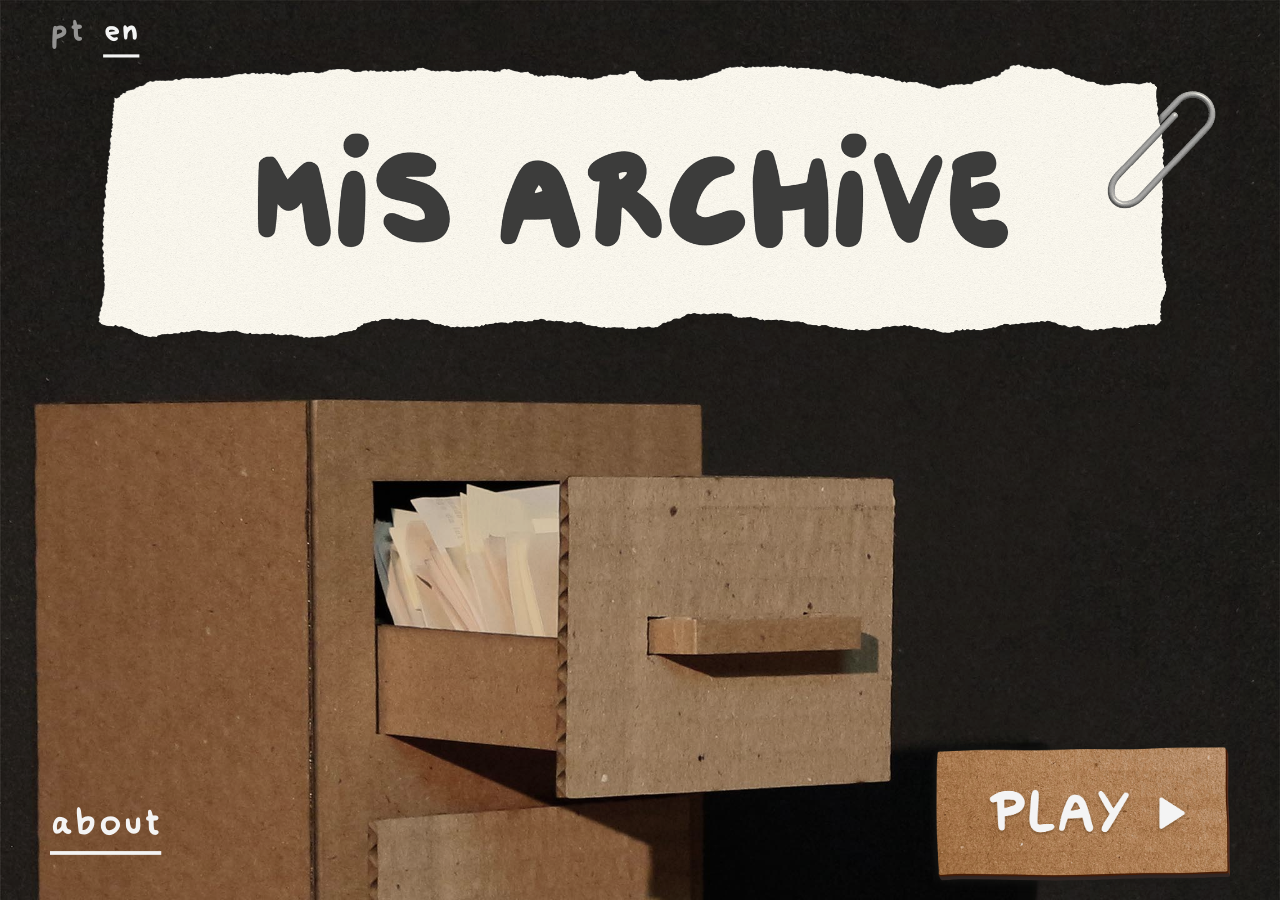
<file: index.html>
<!DOCTYPE html>
<html lang="en">
<head>
  <meta charset="utf-8">
  <meta name="viewport" content="width=device-width, initial-scale=1, viewport-fit=cover">
  <meta name="theme-color" content="#000000">
  <!-- Se a pessoa adicionar o jogo à tela de início, ele abre sem as barras do navegador -->
  <meta name="mobile-web-app-capable" content="yes">
  <meta name="apple-mobile-web-app-capable" content="yes">
  <meta name="apple-mobile-web-app-status-bar-style" content="black-translucent">
  <title>MIS Archive</title>
  <link rel="icon" type="image/jpeg" sizes="1024x1024" href="assets/imagens/AppIcon.jpg?v=2">
  <link rel="apple-touch-icon" href="assets/imagens/AppIcon.jpg">
  <link rel="stylesheet" href="estilo.css?v=3">
</head>
<body>
  <!-- Tudo aparece dentro de #tela; cada cena monta aqui o seu palco 4:3 -->
  <main id="tela"></main>
  <svg width="0" height="0" aria-hidden="true" style="position:absolute">
    <filter id="tira-riscos-deitado" x="0" y="0" width="1" height="1" color-interpolation-filters="sRGB"><feGaussianBlur stdDeviation="0 4" edgeMode="duplicate"/></filter>
    <filter id="tira-riscos-pouco" x="0" y="0" width="1" height="1" color-interpolation-filters="sRGB"><feGaussianBlur stdDeviation="0 1.2" edgeMode="duplicate"/></filter>
    <filter id="tira-riscos-em-pe" x="0" y="0" width="1" height="1" color-interpolation-filters="sRGB"><feGaussianBlur stdDeviation="4 0" edgeMode="duplicate"/></filter>
  </svg>
  <div id="area-segura" aria-hidden="true"></div>
  <div id="vire" role="alert" hidden>
    <img src="assets/imagens/Fita.png" alt="">
    <strong></strong>
    <span></span>
  </div>

  <!-- ?v=: aumente o número ao publicar, para os celulares não misturarem arquivos novos e antigos -->
  <!-- Dados gerados a partir do app (ferramentas/copiar_assets.py) -->
  <script src="dados/textos.js?v=3"></script>
  <script src="dados/cores.js?v=3"></script>
  <script src="dados/imagens.js?v=3"></script>

  <!-- Base -->
  <script src="js/config.js?v=3"></script>
  <script src="js/idioma.js?v=3"></script>
  <script src="js/palco.js?v=3"></script>
  <script src="js/pecas.js?v=3"></script>
  <script src="js/carregador.js?v=3"></script>

  <!-- Peças do jogo -->
  <script src="js/papeis.js?v=3"></script>
  <script src="js/quadro.js?v=3"></script>
  <script src="js/inventario.js?v=3"></script>

  <!-- Telas, na ordem do jogo -->
  <script src="js/menu.js?v=3"></script>
  <script src="js/about.js?v=3"></script>
  <script src="js/missao1.js?v=3"></script>
  <script src="js/ar.js?v=3"></script>
  <script src="js/missao2.js?v=3"></script>
  <script src="js/missao3.js?v=3"></script>
  <script src="js/mesa.js?v=3"></script>
  <script src="js/inicio.js?v=3"></script>
</body>
</html>
</file>
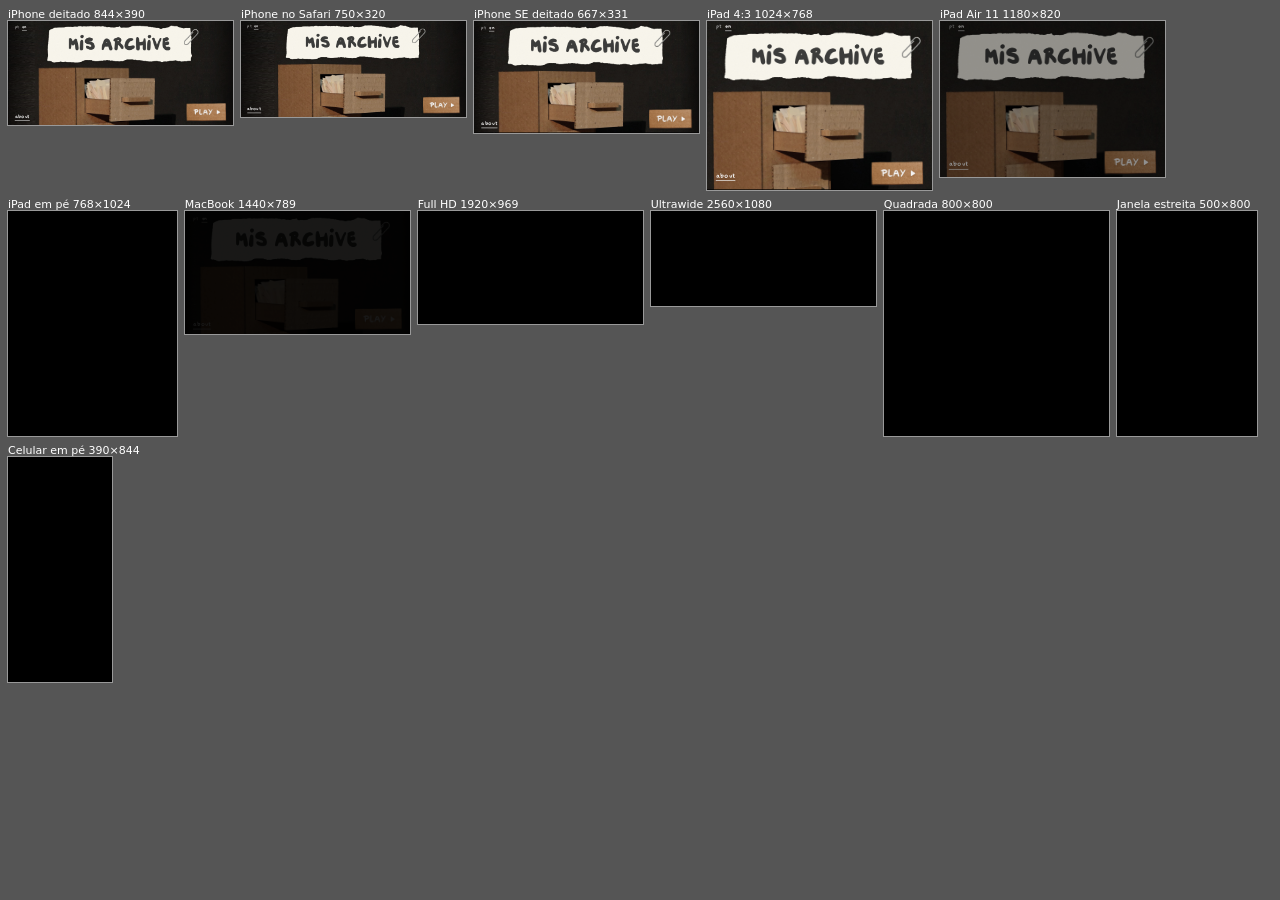
<file: ferramentas/telas.html>
<!DOCTYPE html>
<!-- Para desenvolvimento: mostra o jogo em vários formatos de tela ao mesmo tempo.
     Abra http://localhost:8130/ferramentas/telas.html?cena=missao2&lang=pt -->
<html lang="pt-BR">
<meta charset="utf-8">
<title>Formatos de tela</title>
<script src="jogar.js"></script>
<style>
  body { margin: 8px; background: #555; font: 11px system-ui; color: #fff; display: flex; flex-wrap: wrap; gap: 8px; align-items: flex-start; }
  figure { margin: 0; }
  div { overflow: hidden; outline: 1px solid #999; }
  iframe { border: 0; transform-origin: 0 0; background: #000; }
</style>
<script>
  const formatos = [
    ["iPhone deitado", 844, 390], ["iPhone no Safari", 750, 320], ["iPhone SE deitado", 667, 331],
    ["iPad 4:3", 1024, 768], ["iPad Air 11", 1180, 820], ["iPad em pé", 768, 1024],
    ["MacBook", 1440, 789], ["Full HD", 1920, 969], ["Ultrawide", 2560, 1080],
    ["Quadrada", 800, 800], ["Janela estreita", 500, 800], ["Celular em pé", 390, 844],
  ];
  const q = new URLSearchParams(location.search);
  const lado = Number(q.get("lado") || 225);
  const so = q.get("so")?.split(",").map(Number);
  q.delete("lado"); q.delete("so");
  formatos.forEach(([nome, L, A], i) => {
    if (so && !so.includes(i)) return;
    const s = Math.min(lado / L, lado / A);
    document.write(`<figure>${nome} ${L}×${A}<div style="width:${L * s}px;height:${A * s}px">
      <iframe src="../index.html?${q}" style="width:${L}px;height:${A}px;transform:scale(${s})"></iframe></div></figure>`);
  });
</script>
</html>
</file>
<file: estilo.css>
/* MIS Archive — versão web
   Medidas dentro do palco em pixels do canvas 2048 × 1536 (as mesmas do app).
   O palco inteiro é escalado para a tela em js/palco.js. */

@font-face {
  font-family: "Gibi"; font-weight: 400;
  src: url("assets/fontes/Fonteisabrumgibi-Regular.otf") format("opentype");
}
@font-face {
  font-family: "Gibi"; font-weight: 700;
  src: url("assets/fontes/Fonteisabrumgibi-Bold.otf") format("opentype");
}
@font-face {
  font-family: "Manuscrita";
  src: url("assets/fontes/IsaBrumManuscrita-Regular.otf") format("opentype");
}

* { box-sizing: border-box; }

html, body {
  margin: 0;
  height: 100%;
  background: #000;
  overflow: hidden;
  overscroll-behavior: none;
  touch-action: none;
  user-select: none;
  -webkit-user-select: none;
  -webkit-touch-callout: none;
  -webkit-tap-highlight-color: transparent;
  -webkit-text-size-adjust: 100%;
  text-size-adjust: 100%;
}

#tela { position: fixed; inset: 0; overflow: hidden; background: #000; }

.cena { position: absolute; inset: 0; overflow: hidden; background: #000; }

.palco {
  position: absolute; left: 0; top: 0;
  width: 2048px; height: 1536px;
  transform-origin: 0 0;
  font-family: "Gibi", sans-serif;
  line-height: 0.77; /* altura de linha que o app usa com a fonte do jogo (medida nos screenshots) */
  font-synthesis: none; /* a fonte não tem itálico: como no app, ele não é inventado */
}

#area-segura {
  position: fixed; visibility: hidden; pointer-events: none;
  padding: env(safe-area-inset-top) env(safe-area-inset-right) env(safe-area-inset-bottom) env(safe-area-inset-left);
}

/* CONTINUAÇÃO DO CENÁRIO até as bordas da tela (fundo(), em js/pecas.js) */
.continuacao {
  position: absolute; overflow: hidden;
  -webkit-mask-image: linear-gradient(var(--para), transparent, #000 16px);
  mask-image: linear-gradient(var(--para), transparent, #000 16px);
}
.continuacao > img { position: absolute; clip-path: inset(5px); }
.continuacao::after {
  content: ""; position: absolute; inset: 0;
  background: linear-gradient(var(--para), transparent 24px, rgba(0, 0, 0, var(--escuro-na-ponta)));
}
.continuacao.esq, .continuacao.dir { top: 0; height: 1536px; }
.continuacao.topo, .continuacao.base { left: 0; width: 2048px; }
/* Entra 24 px por cima da arte: os 16 de dentro se dissolvem nela e os 8 da ponta cobrem
   o fio claro que a arte tem na última fileira de pixels */
.continuacao.esq { right: 2024px; --para: to left; }
.continuacao.dir { left: 2024px; --para: to right; }
.continuacao.topo { bottom: 1512px; --para: to top; }
.continuacao.base { top: 1512px; --para: to bottom; }
/* A arte fica no lugar dela e vira para fora a 8 px da ponta (o espelho é o scale negativo).
   O desfoque só no sentido da emenda tira os riscos que o esticado faria no grão do papel. */
.continuacao.esq > img { left: calc(100% - 24px); transform-origin: 8px 0; }
.continuacao.dir > img { left: auto; right: calc(100% - 24px); transform-origin: calc(100% - 8px) 0; }
.continuacao.topo > img { top: calc(100% - 24px); transform-origin: 0 8px; }
.continuacao.base > img { top: auto; bottom: calc(100% - 24px); transform-origin: 0 calc(100% - 8px); }
.continuacao.esq > img, .continuacao.dir > img { filter: url(#tira-riscos-deitado); }
.continuacao.topo > img, .continuacao.base > img { filter: url(#tira-riscos-em-pe); }
.continuacao.nitido:is(.esq, .dir) > img { filter: url(#tira-riscos-pouco); }

/* CAMADAS E PEÇAS */
.cheia { position: absolute; left: 0; top: 0; width: 2048px; height: 1536px; }
.sem-toque { pointer-events: none; }
.recorte { overflow: hidden; }
.escuro, .cobertura { /* cobre a tela toda, com folga */
  left: calc(var(--tela-esq) - 300px); top: calc(var(--tela-topo) - 300px);
  width: calc(var(--tela-dir) - var(--tela-esq) + 600px); height: calc(var(--tela-base) - var(--tela-topo) + 600px);
}
img { display: block; pointer-events: none; -webkit-user-drag: none; }
img[data-quadro] { visibility: hidden; }
img[data-quadro].visivel { visibility: visible; }

.peca {
  position: absolute;
  transform: translate(-50%, -50%) translate(var(--dx, 0px), var(--dy, 0px)) rotate(var(--giro, 0deg)) scale(var(--escala, 1));
}
.peca > img { width: 100%; height: 100%; object-fit: contain; }

.peca.pela-esquerda { transform: translate(0, -50%); }

/* No meio da área visível, cabendo na largura visível */
.grupo-central { transform: translateY(var(--ajuste-centro)) scale(var(--fator)); pointer-events: none; }
.grupo-central .botao { pointer-events: auto; }

.desfocavel { transition: filter 0.3s ease-in-out; }

/* BOTÕES */
.botao {
  appearance: none; background: none; border: 0; padding: 0; margin: 0;
  color: inherit; font: inherit; cursor: pointer;
  touch-action: manipulation;
}
.botao:disabled { cursor: default; pointer-events: none; }
.peca.botao::after { /* área de toque mínima, invisível */
  content: ""; position: absolute; left: 50%; top: 50%;
  width: max(100%, var(--toque)); height: max(100%, var(--toque));
  transform: translate(-50%, -50%);
}
.botao:active:not(:disabled) > img { opacity: 0.7; }
.botao:focus { outline: none; }
.botao:focus-visible { outline: 6px solid var(--BrilhoExterno); outline-offset: 6px; border-radius: 12px; }
.cobertura:focus-visible { outline-offset: -320px; }

.botao-texto {
  color: var(--BrancoBase);
  font-weight: 700; font-size: 104.1px; line-height: 1;
  text-decoration: underline;
  text-decoration-thickness: 6px;
  text-underline-offset: 16px;
  white-space: nowrap;
}

.idiomas {
  position: absolute; display: flex; gap: 30px; align-items: baseline;
  transform: translate(0, -50%);
  color: var(--BrancoBase); font-size: 74px; line-height: 1;
}
.idiomas .botao { position: relative; opacity: 0.55; font-weight: 700; }
.idiomas .botao[aria-pressed="true"] {
  opacity: 1; text-decoration: underline; text-decoration-thickness: 5px; text-underline-offset: 13px;
}
.idiomas .botao::after {
  content: ""; position: absolute; left: 50%; top: 50%;
  width: max(100%, min(var(--toque), 150px)); height: max(100%, var(--toque));
  transform: translate(-50%, -50%);
}

/* Brilho ao redor do que pode ser clicado e sombra das gavetas */
.peca > img, .peca > .forma { transition: filter 0.3s; }
.brilho > img { filter: drop-shadow(0 0 20.8px rgba(252, 240, 180, 0.8)); }
.gaveta > img { filter: drop-shadow(6.94px 10.41px 1.74px var(--SombraGaveta)); }
.gaveta.brilho > img {
  filter: drop-shadow(0 0 20.8px rgba(252, 240, 180, 0.8)) drop-shadow(6.94px 10.41px 1.74px var(--SombraGaveta));
}
.sombra-postit { filter: drop-shadow(20.8px 27.8px 2.4px rgba(0, 0, 0, 0.8)); }

/* TEXTOS */
.feedback {
  color: var(--TextoFeedback);
  font-size: 78.1px; text-align: center;
  text-shadow: 0 0 34.8px rgba(252, 240, 180, 0.7), 0 0 3.4px rgba(252, 240, 180, 0.2);
  text-wrap: balance; /* sem palavra sozinha na última linha */
  pointer-events: none;
}
.comentario {
  color: var(--CinzaTexto);
  font-size: 72.9px;
  display: flex; align-items: center; justify-content: center;
}
.comentario > div { transform: rotate(-2.4deg); }
.frases-de-fim {
  position: absolute; pointer-events: none;
  display: flex; flex-direction: column; align-items: center; gap: 17.4px;
  color: var(--BrancoBase); text-align: center;
}
.frases-de-fim strong { font-size: 118px; font-weight: 700; opacity: 0.8; max-width: 1761.3px; }
.frases-de-fim p { font-size: 86.8px; opacity: 0.8; margin: 0; max-width: 1638.4px; }

/* CARREGANDO: a fita desenhada, pulsando */
.carregando {
  position: absolute; inset: 0; z-index: 50;
  background: rgba(0, 0, 0, 0.6) url("assets/imagens/Fita.png") center / min(120px, 18vw) auto no-repeat;
  animation: pulsar 1.2s ease-in-out infinite alternate;
}
@keyframes pulsar { from { opacity: 0.35; } to { opacity: 1; } }

/* CELULAR: nada aparece fora da foto, como no app de iPhone */
.celular .palco { overflow: hidden; }

/* CELULAR EM PÉ: bloqueado. A fita deita em stop motion. */
#vire {
  position: fixed; inset: 0; z-index: 100; padding: 24px;
  display: flex; flex-direction: column; align-items: center; justify-content: center; gap: 14px;
  background: #000; color: var(--TextoFeedback); text-align: center;
  font-family: "Gibi", sans-serif; line-height: 1; touch-action: none;
}
#vire img { width: 150px; margin-bottom: 34px; animation: deitar 2.4s steps(1) infinite; }
#vire strong { font-size: 30px; font-weight: 700; text-wrap: balance; text-shadow: 0 0 10px rgba(252, 240, 180, 0.6); }
#vire span { font-size: 18px; opacity: 0.6; text-wrap: balance; }
@keyframes deitar {
  /* o desenho da fita já é inclinado 28° */
  0% { transform: rotate(-118deg); } 30% { transform: rotate(-96deg); } 36% { transform: rotate(-73deg); }
  42% { transform: rotate(-50deg); } 48%, 100% { transform: rotate(-28deg); }
}

/* PAPÉIS */
.texto-do-papel { color: var(--CinzaTexto); font-size: 100.7px; }
.texto-do-staff { color: var(--CinzaTitulo); font-size: 81.6px; text-align: center; }
.texto-do-staff span { display: block; }
.texto-do-staff .manuscrita { font-family: "Manuscrita", sans-serif; font-size: 126.7px; line-height: 0.82; white-space: nowrap; }

/* ABOUT */
.texto-do-about {
  position: absolute; display: flex; flex-direction: column; overflow: hidden;
  color: var(--BrancoBase); text-align: left;
}

/* INVENTÁRIO */
.objeto { pointer-events: auto; cursor: grab; touch-action: none; transition: transform 0.45s cubic-bezier(0.3, 1.35, 0.5, 1); }
.objeto.arrastando { cursor: grabbing; transition: none; z-index: 1; }
.silhueta { opacity: 0.72; }
.silhueta > img { position: absolute; inset: 0; }
.silhueta > .borda { filter: brightness(0) invert(0.957); }
.silhueta > .miolo { filter: brightness(0) invert(0.345); }

/* AR */
.seletor { cursor: grab; touch-action: none; }
.seletor:active { cursor: grabbing; }
[hidden] { display: none !important; }
.close-do-ar { filter: drop-shadow(17.4px 20.8px 1.74px #000); }
.close-do-ar > img { transform: scale(1.1115); }
.display-do-ar > img { opacity: 0.8; filter: drop-shadow(1.74px 1.74px 0.4px #000); }
.sombra-do-seletor { opacity: 0.85; }
.sombra-do-seletor > img { filter: brightness(0); }

/* SALA */
.camada-da-mesa { transform: rotate(10deg); }
.camada-da-mesa > .botao:not(:disabled) { pointer-events: auto; }
.conversor-coletavel > img { filter: drop-shadow(6.94px 3.47px 1.74px var(--SombraGaveta)); }

/* MESA */
.janela-do-video { position: absolute; overflow: hidden; }
.janela-do-video video { position: absolute; left: 0; width: 100%; object-fit: cover; opacity: 0.9; }
</file>
